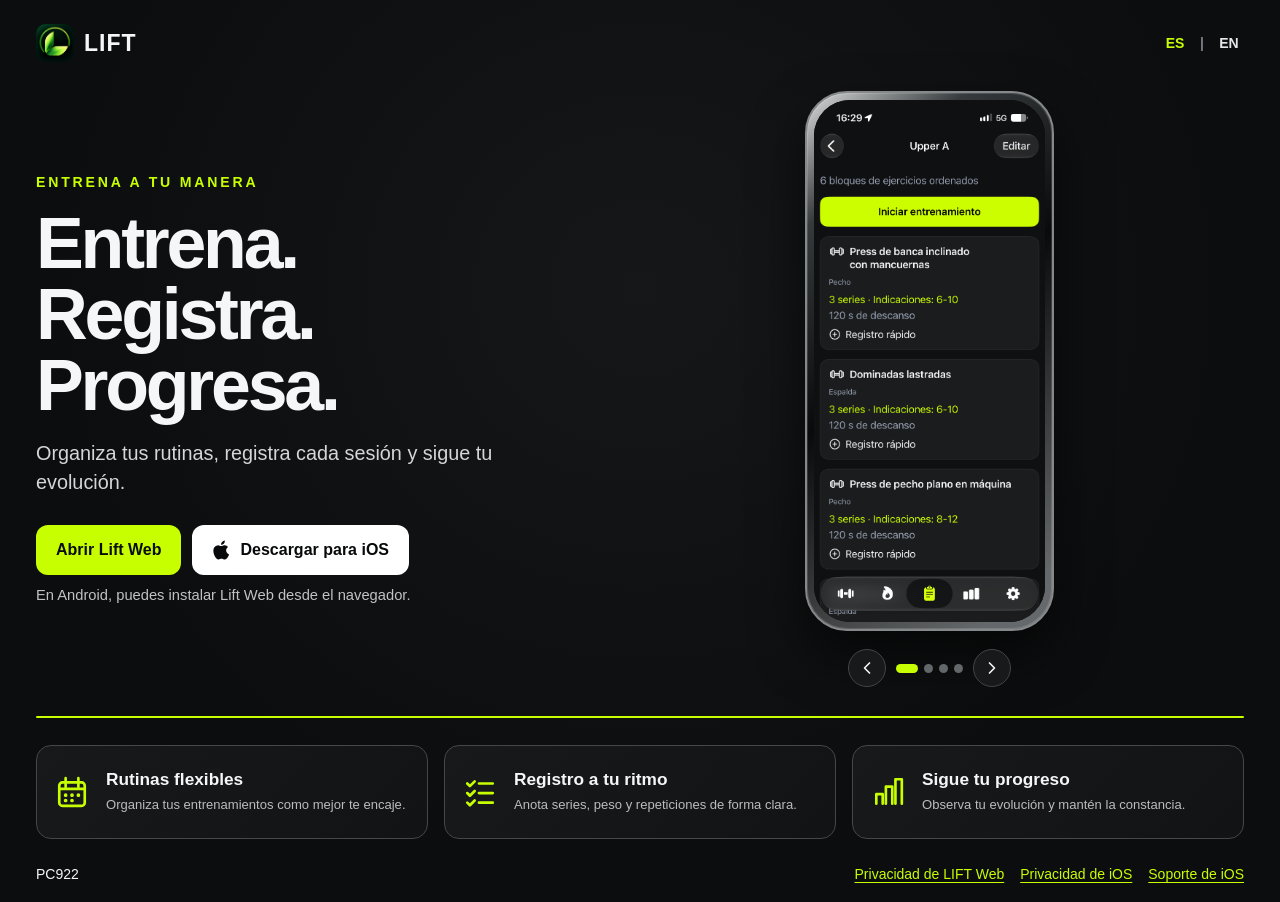
<file: index.html>
<!doctype html>
<html lang="es">
  <head>
    <meta charset="UTF-8" />
    <meta name="viewport" content="width=device-width, initial-scale=1, viewport-fit=cover" />
    <meta name="theme-color" content="#0c0d0e" />
    <meta name="description" content="Entrena a tu manera con LIFT. Organiza tus rutinas, registra cada sesión y sigue tu evolución." />
    <link rel="icon" type="image/jpeg" href="assets/real-app/lift-app-icon.jpeg" />
    <link rel="stylesheet" href="styles.css" />
    <title>LIFT — Entrena. Registra. Progresa.</title>
  </head>
  <body>
    <main class="landing-shell">
      <header class="site-header">
        <a class="brand" href="./" aria-label="LIFT">
          <img class="brand__mark" src="assets/real-app/lift-app-icon.jpeg" alt="" />
          <span class="brand__name">LIFT</span>
        </a>
        <nav class="language-switch" aria-label="Idioma">
          <button class="language-switch__button is-active" type="button" data-language="es" aria-pressed="true">ES</button>
          <span aria-hidden="true">|</span>
          <button class="language-switch__button" type="button" data-language="en" aria-pressed="false">EN</button>
        </nav>
      </header>

      <section class="hero" aria-labelledby="hero-title">
        <div class="hero-copy">
          <p class="eyebrow" data-i18n="eyebrow">Entrena a tu manera</p>
          <h1 id="hero-title">
            <span data-i18n="headlineFirst">Entrena. Registra.</span>
            <span data-i18n="headlineSecond">Progresa.</span>
          </h1>
          <p class="hero-copy__description" data-i18n="description">Organiza tus rutinas, registra cada sesión y sigue tu evolución.</p>
          <div class="cta-group">
            <a class="button button--primary" data-link="web" href="https://pc-922.github.io/lift/web/">
              <span data-i18n="webCta">Abrir Lift Web</span>
            </a>
            <a class="button button--apple" data-link="ios" href="#ios-link-pending" aria-disabled="true" title="Añade el enlace de App Store en src/config.js">
              <svg class="apple-mark" aria-hidden="true" viewBox="0 0 18 21"><path d="M14.9 11.1c0-2.5 2-3.7 2.1-3.8a4.6 4.6 0 0 0-3.6-1.9c-1.5-.2-2.9.9-3.7.9-.8 0-2-.9-3.3-.9a4.9 4.9 0 0 0-4.1 2.5c-1.8 3.1-.5 7.7 1.3 10.2.9 1.2 1.9 2.5 3.2 2.4 1.3-.1 1.8-.8 3.4-.8 1.6 0 2.1.8 3.4.8 1.4 0 2.2-1.2 3.1-2.4 1-1.4 1.4-2.8 1.4-2.9-.1 0-3.1-1.2-3.2-4.1ZM12.5 3.8A4.5 4.5 0 0 0 13.6.5a4.6 4.6 0 0 0-3 1.5A4.3 4.3 0 0 0 9.5 5a3.8 3.8 0 0 0 3-1.2Z" fill="currentColor" /></svg>
              <span data-i18n="iosCta">Descargar para iOS</span>
            </a>
          </div>
          <p class="android-note" data-i18n="androidNote">En Android, puedes instalar Lift Web desde el navegador.</p>
        </div>

        <section class="product-carousel" data-i18n-aria="carouselLabel" aria-label="Capturas de la app LIFT" aria-roledescription="carrusel">
          <div class="phone-frame">
            <div class="phone-frame__screen" data-carousel-screen>
              <div class="carousel-slides" data-carousel-slides aria-live="off"></div>
            </div>
          </div>
          <div class="carousel-controls" data-carousel-controls data-i18n-aria="carouselControlsLabel" aria-label="Controles del carrusel">
            <button class="carousel-control carousel-control--arrow" type="button" data-carousel-prev aria-label="Captura anterior">
              <svg aria-hidden="true" viewBox="0 0 24 24"><path d="m15 18-6-6 6-6" /></svg>
            </button>
            <div class="carousel-dots" data-carousel-dots role="group" aria-label="Elegir captura"></div>
            <button class="carousel-control carousel-control--arrow" type="button" data-carousel-next aria-label="Siguiente captura">
              <svg aria-hidden="true" viewBox="0 0 24 24"><path d="m9 18 6-6-6-6" /></svg>
            </button>
          </div>
          <p class="visually-hidden" data-carousel-status aria-live="polite"></p>
        </section>
      </section>

      <div class="section-rule" aria-hidden="true"></div>

      <section class="features" data-i18n-aria="featuresLabel" aria-label="Características de LIFT">
        <article class="feature-card">
          <svg aria-hidden="true" viewBox="0 0 32 32" fill="none"><rect x="4" y="7" width="24" height="22" rx="3" stroke="currentColor" stroke-width="2.5"/><path d="M10 3v8M22 3v8M4 13h24" stroke="currentColor" stroke-width="2.5" stroke-linecap="round"/><path d="M10 19h.01M16 19h.01M22 19h.01M10 24h.01M16 24h.01" stroke="currentColor" stroke-width="3.5" stroke-linecap="round"/></svg>
          <div><h2 data-i18n="featureRoutinesTitle">Rutinas flexibles</h2><p data-i18n="featureRoutinesBody">Organiza tus entrenamientos como mejor te encaje.</p></div>
        </article>
        <article class="feature-card">
          <svg aria-hidden="true" viewBox="0 0 32 32" fill="none"><path d="m4 8 2.5 2.5L11 6M15 8h13M4 17l2.5 2.5L11 15M15 17h13M4 26l2.5 2.5L11 24M15 26h13" stroke="currentColor" stroke-width="2.5" stroke-linecap="round" stroke-linejoin="round"/></svg>
          <div><h2 data-i18n="featureLogTitle">Registro a tu ritmo</h2><p data-i18n="featureLogBody">Anota series, peso y repeticiones de forma clara.</p></div>
        </article>
        <article class="feature-card">
          <svg aria-hidden="true" viewBox="0 0 32 32" fill="none"><path d="M5 27V18h6v9M14 27V11h6v16M23 27V4h6v23" stroke="currentColor" stroke-width="2.5" stroke-linecap="round" stroke-linejoin="round"/></svg>
          <div><h2 data-i18n="featureProgressTitle">Sigue tu progreso</h2><p data-i18n="featureProgressBody">Observa tu evolución y mantén la constancia.</p></div>
        </article>
      </section>
      <footer class="site-footer">
        <span>PC922</span>
        <nav aria-label="Recursos de LIFT" data-i18n-aria="resourcesLabel">
          <a href="privacy-web/" data-i18n="webPrivacy">Privacidad de LIFT Web</a>
          <a href="privacy/" data-i18n="iosPrivacy">Privacidad de iOS</a>
          <a href="support/" data-i18n="iosSupport">Soporte de iOS</a>
        </nav>
      </footer>
    </main>
    <script type="module" src="src/main.js"></script>
  </body>
</html>
</file>
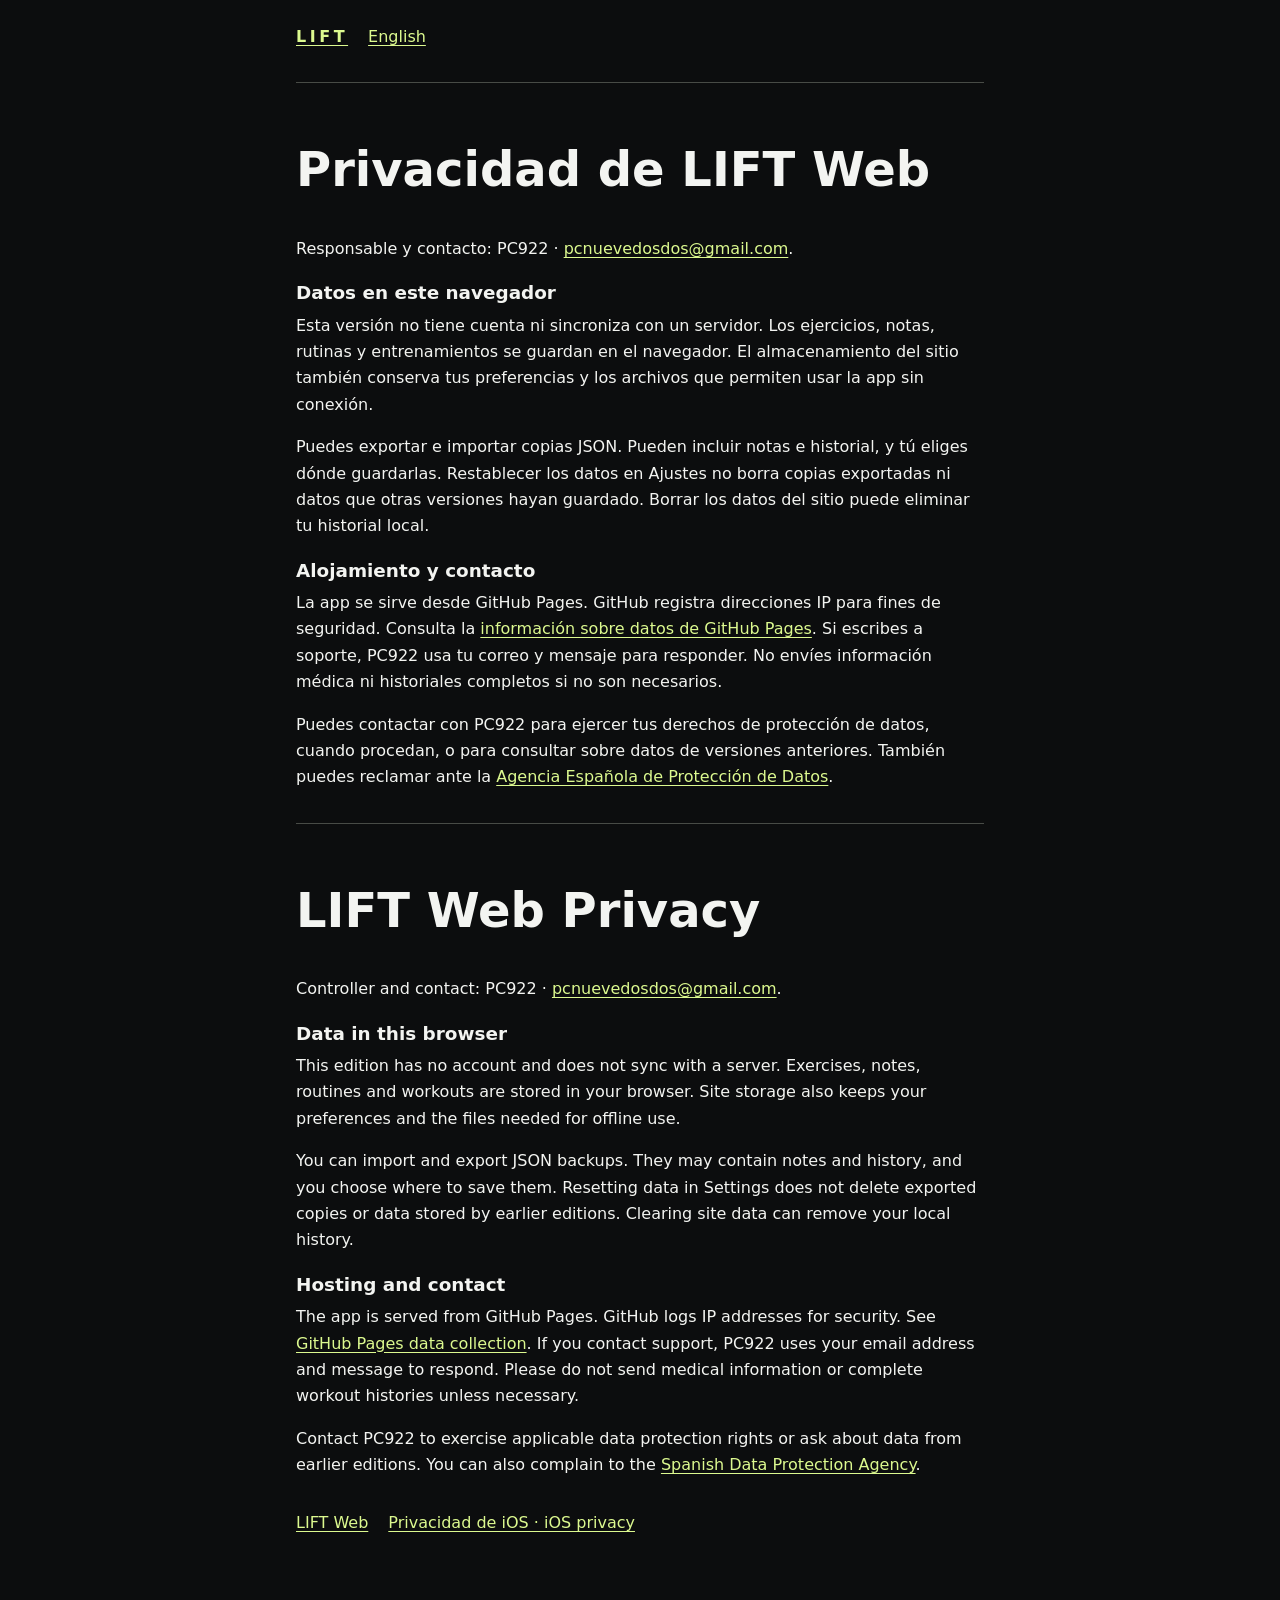
<file: privacy-web/index.html>
<!doctype html>
<html lang="es">
<head>
  <meta charset="utf-8">
  <meta name="viewport" content="width=device-width, initial-scale=1">
  <meta name="color-scheme" content="dark">
  <title>Privacidad de LIFT Web · LIFT Web Privacy</title>
  <link rel="stylesheet" href="../legal.css">
</head>
<body>
<main>
  <header><a href="../">LIFT</a> <a href="#english" lang="en">English</a></header>
  <article aria-labelledby="es-title">
    <h1 id="es-title">Privacidad de LIFT Web</h1>
    <p>Responsable y contacto: PC922 · <a href="mailto:pcnuevedosdos@gmail.com">pcnuevedosdos@gmail.com</a>.</p>
    <h2>Datos en este navegador</h2>
    <p>Esta versión no tiene cuenta ni sincroniza con un servidor. Los ejercicios, notas, rutinas y entrenamientos se guardan en el navegador. El almacenamiento del sitio también conserva tus preferencias y los archivos que permiten usar la app sin conexión.</p>
    <p>Puedes exportar e importar copias JSON. Pueden incluir notas e historial, y tú eliges dónde guardarlas. Restablecer los datos en Ajustes no borra copias exportadas ni datos que otras versiones hayan guardado. Borrar los datos del sitio puede eliminar tu historial local.</p>
    <h2>Alojamiento y contacto</h2>
    <p>La app se sirve desde GitHub Pages. GitHub registra direcciones IP para fines de seguridad. Consulta la <a href="https://docs.github.com/en/pages/getting-started-with-github-pages/what-is-github-pages#data-collection">información sobre datos de GitHub Pages</a>. Si escribes a soporte, PC922 usa tu correo y mensaje para responder. No envíes información médica ni historiales completos si no son necesarios.</p>
    <p>Puedes contactar con PC922 para ejercer tus derechos de protección de datos, cuando procedan, o para consultar sobre datos de versiones anteriores. También puedes reclamar ante la <a href="https://www.aepd.es/">Agencia Española de Protección de Datos</a>.</p>
  </article>
  <article lang="en" id="english" aria-labelledby="en-title">
    <h1 id="en-title">LIFT Web Privacy</h1>
    <p>Controller and contact: PC922 · <a href="mailto:pcnuevedosdos@gmail.com">pcnuevedosdos@gmail.com</a>.</p>
    <h2>Data in this browser</h2>
    <p>This edition has no account and does not sync with a server. Exercises, notes, routines and workouts are stored in your browser. Site storage also keeps your preferences and the files needed for offline use.</p>
    <p>You can import and export JSON backups. They may contain notes and history, and you choose where to save them. Resetting data in Settings does not delete exported copies or data stored by earlier editions. Clearing site data can remove your local history.</p>
    <h2>Hosting and contact</h2>
    <p>The app is served from GitHub Pages. GitHub logs IP addresses for security. See <a href="https://docs.github.com/en/pages/getting-started-with-github-pages/what-is-github-pages#data-collection">GitHub Pages data collection</a>. If you contact support, PC922 uses your email address and message to respond. Please do not send medical information or complete workout histories unless necessary.</p>
    <p>Contact PC922 to exercise applicable data protection rights or ask about data from earlier editions. You can also complain to the <a href="https://www.aepd.es/">Spanish Data Protection Agency</a>.</p>
  </article>
  <footer><a href="https://pc-922.github.io/lift/web/">LIFT Web</a> <a href="../privacy/">Privacidad de iOS · iOS privacy</a></footer>
</main>
</body>
</html>
</file>
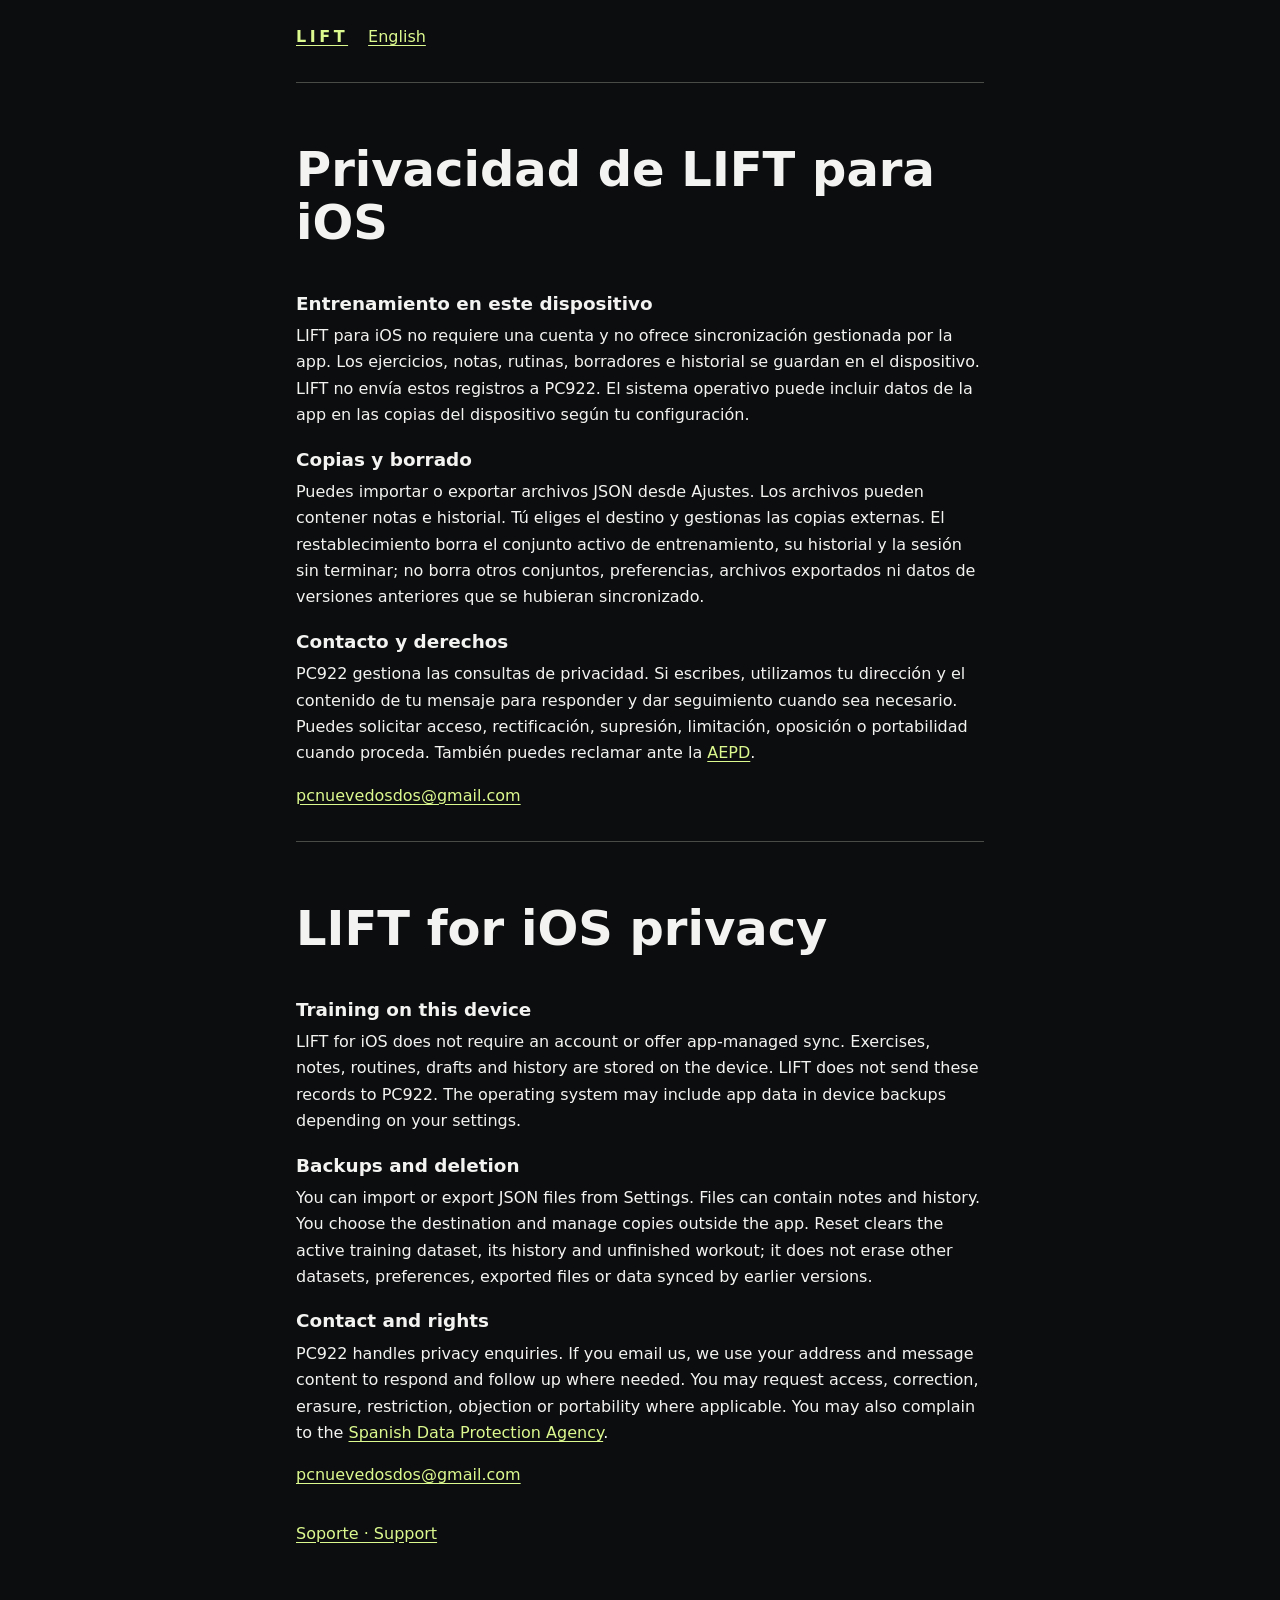
<file: privacy/index.html>
<!doctype html>
<html lang="es">
<head>
  <meta charset="utf-8">
  <meta name="viewport" content="width=device-width, initial-scale=1">
  <meta name="robots" content="noindex">
  <title>Privacidad de LIFT para iOS | LIFT</title>
  <link rel="stylesheet" href="../legal.css">
</head>
<body>
  <main>
    <header><a href="../">LIFT</a> <a href="#english" lang="en">English</a></header>
    <article aria-labelledby="es-title">
      <h1 id="es-title">Privacidad de LIFT para iOS</h1>
      <section><h2>Entrenamiento en este dispositivo</h2><p>LIFT para iOS no requiere una cuenta y no ofrece sincronización gestionada por la app. Los ejercicios, notas, rutinas, borradores e historial se guardan en el dispositivo. LIFT no envía estos registros a PC922. El sistema operativo puede incluir datos de la app en las copias del dispositivo según tu configuración.</p></section>
      <section><h2>Copias y borrado</h2><p>Puedes importar o exportar archivos JSON desde Ajustes. Los archivos pueden contener notas e historial. Tú eliges el destino y gestionas las copias externas. El restablecimiento borra el conjunto activo de entrenamiento, su historial y la sesión sin terminar; no borra otros conjuntos, preferencias, archivos exportados ni datos de versiones anteriores que se hubieran sincronizado.</p></section>
      <section><h2>Contacto y derechos</h2><p>PC922 gestiona las consultas de privacidad. Si escribes, utilizamos tu dirección y el contenido de tu mensaje para responder y dar seguimiento cuando sea necesario. Puedes solicitar acceso, rectificación, supresión, limitación, oposición o portabilidad cuando proceda. También puedes reclamar ante la <a href="https://www.aepd.es/">AEPD</a>.</p></section>
      <p><a href="mailto:pcnuevedosdos@gmail.com">pcnuevedosdos@gmail.com</a></p>
    </article>
    <article id="english" lang="en" aria-labelledby="en-title">
      <h1 id="en-title">LIFT for iOS privacy</h1>
      <section><h2>Training on this device</h2><p>LIFT for iOS does not require an account or offer app-managed sync. Exercises, notes, routines, drafts and history are stored on the device. LIFT does not send these records to PC922. The operating system may include app data in device backups depending on your settings.</p></section>
      <section><h2>Backups and deletion</h2><p>You can import or export JSON files from Settings. Files can contain notes and history. You choose the destination and manage copies outside the app. Reset clears the active training dataset, its history and unfinished workout; it does not erase other datasets, preferences, exported files or data synced by earlier versions.</p></section>
      <section><h2>Contact and rights</h2><p>PC922 handles privacy enquiries. If you email us, we use your address and message content to respond and follow up where needed. You may request access, correction, erasure, restriction, objection or portability where applicable. You may also complain to the <a href="https://www.aepd.es/">Spanish Data Protection Agency</a>.</p></section>
      <p><a href="mailto:pcnuevedosdos@gmail.com">pcnuevedosdos@gmail.com</a></p>
    </article>
    <footer><a href="../support/">Soporte · Support</a></footer>
  </main>
</body>
</html>
</file>
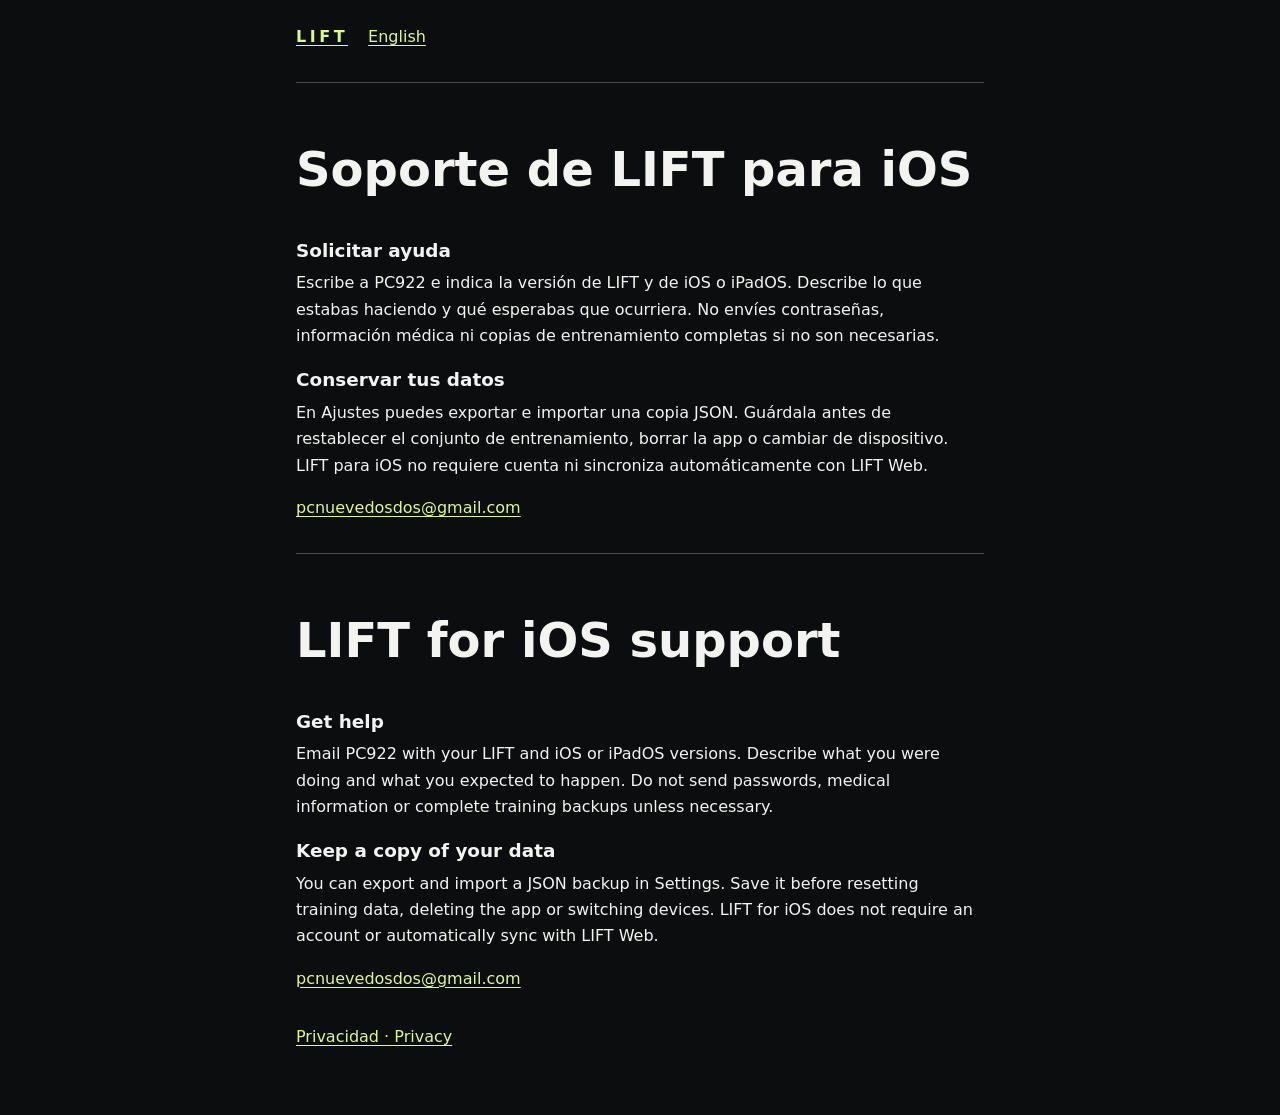
<file: support/index.html>
<!doctype html>
<html lang="es">
<head>
  <meta charset="utf-8">
  <meta name="viewport" content="width=device-width, initial-scale=1">
  <meta name="robots" content="noindex">
  <title>Soporte de LIFT para iOS | LIFT</title>
  <link rel="stylesheet" href="../legal.css">
</head>
<body>
  <main>
    <header><a href="../">LIFT</a> <a href="#english" lang="en">English</a></header>
    <article aria-labelledby="es-title">
      <h1 id="es-title">Soporte de LIFT para iOS</h1>
      <section><h2>Solicitar ayuda</h2><p>Escribe a PC922 e indica la versión de LIFT y de iOS o iPadOS. Describe lo que estabas haciendo y qué esperabas que ocurriera. No envíes contraseñas, información médica ni copias de entrenamiento completas si no son necesarias.</p></section>
      <section><h2>Conservar tus datos</h2><p>En Ajustes puedes exportar e importar una copia JSON. Guárdala antes de restablecer el conjunto de entrenamiento, borrar la app o cambiar de dispositivo. LIFT para iOS no requiere cuenta ni sincroniza automáticamente con LIFT Web.</p></section>
      <p><a href="mailto:pcnuevedosdos@gmail.com">pcnuevedosdos@gmail.com</a></p>
    </article>
    <article id="english" lang="en" aria-labelledby="en-title">
      <h1 id="en-title">LIFT for iOS support</h1>
      <section><h2>Get help</h2><p>Email PC922 with your LIFT and iOS or iPadOS versions. Describe what you were doing and what you expected to happen. Do not send passwords, medical information or complete training backups unless necessary.</p></section>
      <section><h2>Keep a copy of your data</h2><p>You can export and import a JSON backup in Settings. Save it before resetting training data, deleting the app or switching devices. LIFT for iOS does not require an account or automatically sync with LIFT Web.</p></section>
      <p><a href="mailto:pcnuevedosdos@gmail.com">pcnuevedosdos@gmail.com</a></p>
    </article>
    <footer><a href="../privacy/">Privacidad · Privacy</a></footer>
  </main>
</body>
</html>
</file>
<file: styles.css>
:root {
  color-scheme: dark;
  font-family: -apple-system, BlinkMacSystemFont, "SF Pro Display", "Segoe UI", sans-serif;
  color: #f5f6f7;
  background: #0c0d0e;
  font-synthesis: none;
  text-rendering: optimizeLegibility;
  --lime: #c8ff00;
  --muted: #a2a6aa;
  --panel: #151719;
  --line: #34383b;
}

* { box-sizing: border-box; }

html { min-width: 320px; background: #0c0d0e; }

body {
  min-width: 320px;
  min-height: 100svh;
  margin: 0;
  background: radial-gradient(ellipse at 50% 32%, #151718 0, #0c0d0e 65%);
}

button, a { font: inherit; }

.landing-shell {
  width: min(100% - 72px, 1420px);
  min-height: 100svh;
  margin: 0 auto;
  padding: max(22px, env(safe-area-inset-top)) 0 max(20px, env(safe-area-inset-bottom));
  display: grid;
  grid-template-rows: auto minmax(0, 1fr) auto auto;
  gap: clamp(18px, 3vh, 34px);
}

.site-header {
  display: flex;
  align-items: center;
  justify-content: space-between;
  min-height: 42px;
}

.brand { display: inline-flex; align-items: center; gap: 10px; color: inherit; text-decoration: none; }
.brand__mark { display: block; width: 38px; height: 38px; border-radius: 10px; object-fit: cover; }
.brand__name { font-size: 23px; font-weight: 800; letter-spacing: .045em; }

.language-switch {
  display: flex;
  align-items: center;
  gap: 10px;
  color: #7b8084;
  font-size: 14px;
  font-weight: 700;
}

.language-switch__button {
  min-width: 30px;
  padding: 6px 0;
  border: 0;
  color: #e4e6e8;
  background: none;
  cursor: pointer;
}

.language-switch__button.is-active { color: var(--lime); }
.language-switch__button:focus-visible, .button:focus-visible { outline: 3px solid #fff; outline-offset: 4px; }

.hero {
  display: grid;
  grid-template-columns: minmax(0, .9fr) minmax(0, 1.1fr);
  align-items: center;
  gap: clamp(30px, 5vw, 88px);
  min-height: 0;
}

.hero-copy { max-width: 610px; }

.eyebrow {
  margin: 0 0 18px;
  color: var(--lime);
  font-size: clamp(12px, 1.1vw, 16px);
  font-weight: 800;
  letter-spacing: .2em;
  text-transform: uppercase;
}

h1 {
  max-width: 650px;
  margin: 0;
  font-size: clamp(42px, 5.6vw, 82px);
  font-weight: 760;
  line-height: .99;
  letter-spacing: -.045em;
  word-spacing: .055em;
}

h1 span { display: block; }

.hero-copy__description {
  max-width: 530px;
  margin: 18px 0 0;
  color: #d4d6d8;
  font-size: clamp(15px, 1.55vw, 22px);
  line-height: 1.45;
}

.cta-group {
  display: flex;
  flex-wrap: wrap;
  gap: 11px;
  margin-top: 28px;
}

.button {
  min-height: 50px;
  display: inline-flex;
  align-items: center;
  justify-content: center;
  gap: 11px;
  padding: 0 20px;
  border: 0;
  border-radius: 12px;
  text-decoration: none;
  font-size: clamp(14px, 1.25vw, 17px);
  font-weight: 750;
  white-space: nowrap;
  transition: transform .15s ease, filter .15s ease;
}

.button:hover { transform: translateY(-2px); filter: brightness(1.04); }
.button--primary { color: #0b0d0a; background: var(--lime); }
.button--apple { color: #08090a; background: #fff; }
.button--apple[aria-disabled="true"] { cursor: default; }
.button--apple[aria-disabled="true"]:hover { transform: none; filter: none; }
.apple-mark { width: 17px; height: 20px; }

.android-note {
  margin: 10px 0 0;
  color: #c0c3c5;
  font-size: clamp(12px, 1.15vw, 16px);
  line-height: 1.4;
}

.product-carousel {
  display: grid;
  justify-items: center;
  align-content: center;
  gap: 16px;
  min-width: 0;
}

.phone-frame {
  height: min(60svh, 650px);
  max-height: 100%;
  aspect-ratio: 707 / 1536;
  padding: 7px;
  border: 2px solid #85898c;
  border-radius: clamp(34px, 3.3vw, 48px);
  background: linear-gradient(140deg, #dadcdd, #363a3c 18%, #090a0b 46%, #66696b 92%);
  box-shadow: 0 24px 52px #0009, inset 0 0 0 1px #ffffff24;
}

.phone-frame__screen {
  position: relative;
  width: 100%;
  height: 100%;
  overflow: hidden;
  border-radius: clamp(27px, 2.8vw, 39px);
  background: #090a0b;
  touch-action: pan-y;
}

.carousel-slides { position: absolute; inset: 0; }
.carousel-slide { position: absolute; inset: 0; margin: 0; opacity: 0; visibility: hidden; transition: opacity .35s ease, visibility .35s ease; }
.carousel-slide.is-active { opacity: 1; visibility: visible; }
.carousel-slide img { display: block; width: 100%; height: 100%; object-fit: cover; }

.carousel-controls {
  display: flex;
  align-items: center;
  justify-content: center;
  gap: 10px;
  min-height: 42px;
}

.carousel-control {
  min-width: 38px;
  min-height: 38px;
  display: inline-flex;
  align-items: center;
  justify-content: center;
  border: 1px solid #414649;
  border-radius: 999px;
  color: #f4f5f6;
  background: #17191a;
  cursor: pointer;
}

.carousel-control:hover { border-color: var(--lime); }
.carousel-control:focus-visible { outline: 3px solid #fff; outline-offset: 3px; }
.carousel-control--arrow svg { width: 20px; height: 20px; fill: none; stroke: currentColor; stroke-width: 2; stroke-linecap: round; stroke-linejoin: round; }
.carousel-dots { display: flex; align-items: center; gap: 6px; }
.carousel-dot { width: 9px; height: 9px; min-width: 9px; min-height: 9px; padding: 0; border: 0; border-radius: 50%; background: #62676a; cursor: pointer; }
.carousel-dot[aria-current="true"] { width: 22px; border-radius: 9px; background: var(--lime); }
.visually-hidden { position: absolute; width: 1px; height: 1px; padding: 0; margin: -1px; overflow: hidden; clip: rect(0, 0, 0, 0); white-space: nowrap; border: 0; }

.site-footer,
.site-footer nav { display: flex; flex-wrap: wrap; gap: .5rem 1rem; }
.site-footer { justify-content: space-between; font-size: .875rem; }
.site-footer nav a { color: var(--lime); text-underline-offset: .2em; }
.site-footer nav a:focus-visible { outline: 2px solid currentColor; outline-offset: .2em; }

.section-rule { height: 2px; border-radius: 2px; background: var(--lime); }

.features { display: grid; grid-template-columns: repeat(3, minmax(0, 1fr)); gap: 16px; }
.feature-card { min-height: 94px; display: flex; align-items: center; gap: 17px; padding: 18px; border: 1px solid #43484b; border-radius: 15px; background: linear-gradient(135deg, #17191a, #111314); }
.feature-card svg { flex: 0 0 34px; width: 34px; color: var(--lime); }
.feature-card h2 { margin: 0; font-size: clamp(14px, 1.35vw, 18px); line-height: 1.15; }
.feature-card p { margin: 6px 0 0; color: #b9bdc0; font-size: clamp(11px, 1.02vw, 14px); line-height: 1.35; }

@media (max-width: 860px) {
  .landing-shell { width: min(100% - 42px, 700px); gap: clamp(14px, 2.5vh, 24px); }
  .hero { grid-template-columns: minmax(0, 1fr) minmax(0, .95fr); gap: 20px; }
  .cta-group { gap: 8px; margin-top: 20px; }
  .button { min-height: 46px; padding: 0 14px; }
  .feature-card { gap: 12px; padding: 14px; }
  .feature-card svg { flex-basis: 28px; width: 28px; }
}

@media (max-width: 680px) {
  .landing-shell {
    width: auto;
    min-height: 100svh;
    padding: max(12px, env(safe-area-inset-top)) 17px max(12px, env(safe-area-inset-bottom));
    display: flex;
    flex-direction: column;
    justify-content: space-between;
    gap: clamp(10px, 1.9vh, 16px);
  }
  .site-header { min-height: 31px; }
  .brand { gap: 8px; }
  .brand__mark { width: 31px; height: 31px; border-radius: 8px; }
  .brand__name { font-size: 20px; }
  .language-switch { gap: 7px; font-size: 12px; }
  .language-switch__button { min-width: 25px; padding: 4px 0; }
  .hero { display: flex; flex-direction: column; align-items: stretch; gap: 0; }
  .hero-copy { max-width: none; }
  .eyebrow { margin-bottom: 9px; font-size: 10px; letter-spacing: .18em; }
  h1 { max-width: 400px; font-size: clamp(34px, 9.6vw, 43px); line-height: .99; letter-spacing: -.045em; }
  h1 span:first-child { white-space: nowrap; }
  h1 span:last-child { margin-top: 1px; }
  .hero-copy__description { max-width: 360px; margin-top: 9px; font-size: 15px; line-height: 1.35; }
  .cta-group { display: grid; grid-template-columns: 1fr 1fr; gap: 8px; margin-top: 14px; }
  .button { min-height: 43px; gap: 6px; padding: 0 9px; border-radius: 10px; font-size: clamp(12px, 3.25vw, 14px); }
  .apple-mark { width: 14px; height: 17px; }
  .android-note { margin-top: 8px; font-size: 12px; line-height: 1.25; text-align: center; }
  .product-carousel { gap: 10px; margin-top: 16px; }
  .phone-frame { height: clamp(320px, 48svh, 390px); padding: 5px; border-radius: 34px; }
  .phone-frame__screen { border-radius: 27px; }
  .carousel-controls { gap: 8px; min-height: 38px; }
  .carousel-control { min-width: 34px; min-height: 34px; }
  .carousel-dots { gap: 5px; }
  .carousel-dot { width: 8px; height: 8px; min-width: 8px; min-height: 8px; }
  .carousel-dot[aria-current="true"] { width: 18px; }
  .section-rule { height: 2px; }
  .features { grid-template-columns: repeat(3, minmax(0, 1fr)); gap: 7px; }
  .feature-card { min-height: 72px; flex-direction: column; justify-content: center; gap: 4px; padding: 8px 4px; border-radius: 11px; text-align: center; }
  .feature-card svg { flex: 0 0 23px; width: 23px; }
  .feature-card h2 { font-size: clamp(10px, 3vw, 12px); }
  .feature-card p { display: none; }
}

@media (max-width: 380px) {
  .landing-shell { padding-right: 14px; padding-left: 14px; }
  h1 { font-size: clamp(32px, 9.1vw, 35px); }
  .button { min-height: 41px; font-size: 12px; }
  .carousel-controls { gap: 6px; }
  .carousel-control { min-width: 32px; min-height: 32px; }
  .carousel-dots { gap: 4px; }
}

@media (max-height: 730px) and (max-width: 680px) {
  .landing-shell { gap: 8px; }
  .hero-copy__description { margin-top: 6px; }
  .cta-group { margin-top: 10px; }
  .android-note { margin-top: 5px; }
  .product-carousel { margin-top: 10px; gap: 7px; }
  .features { gap: 5px; }
  .feature-card { min-height: 60px; }
  .feature-card svg { flex-basis: 19px; width: 19px; }
}

@media (prefers-reduced-motion: reduce) {
  *, *::before, *::after { scroll-behavior: auto !important; transition-duration: .01ms !important; }
}
</file>
<file: legal.css>
:root {
  color-scheme: dark;
  background: #0c0d0e;
  color: #f3f4f1;
  font: 100% / 1.65 system-ui, sans-serif;
}
body { margin: 0; }
main { max-width: 43rem; margin: auto; padding: 1.5rem clamp(1rem, 5vw, 3rem) 4rem; }
header, footer { display: flex; gap: 1.25rem; align-items: center; }
header > a:first-child { font-weight: 900; letter-spacing: .22em; }
article { border-top: 1px solid #484b46; margin-block: 2rem; padding-top: 1.25rem; }
h1 { font-size: clamp(1.9rem, 6vw, 3rem); line-height: 1.1; }
h2 { font-size: 1.15rem; margin-bottom: .25rem; }
p { margin-top: .25rem; }
a { color: #dcf98f; text-underline-offset: .2em; overflow-wrap: anywhere; }
a:focus-visible { outline: 2px solid currentColor; outline-offset: .3rem; }
</file>
